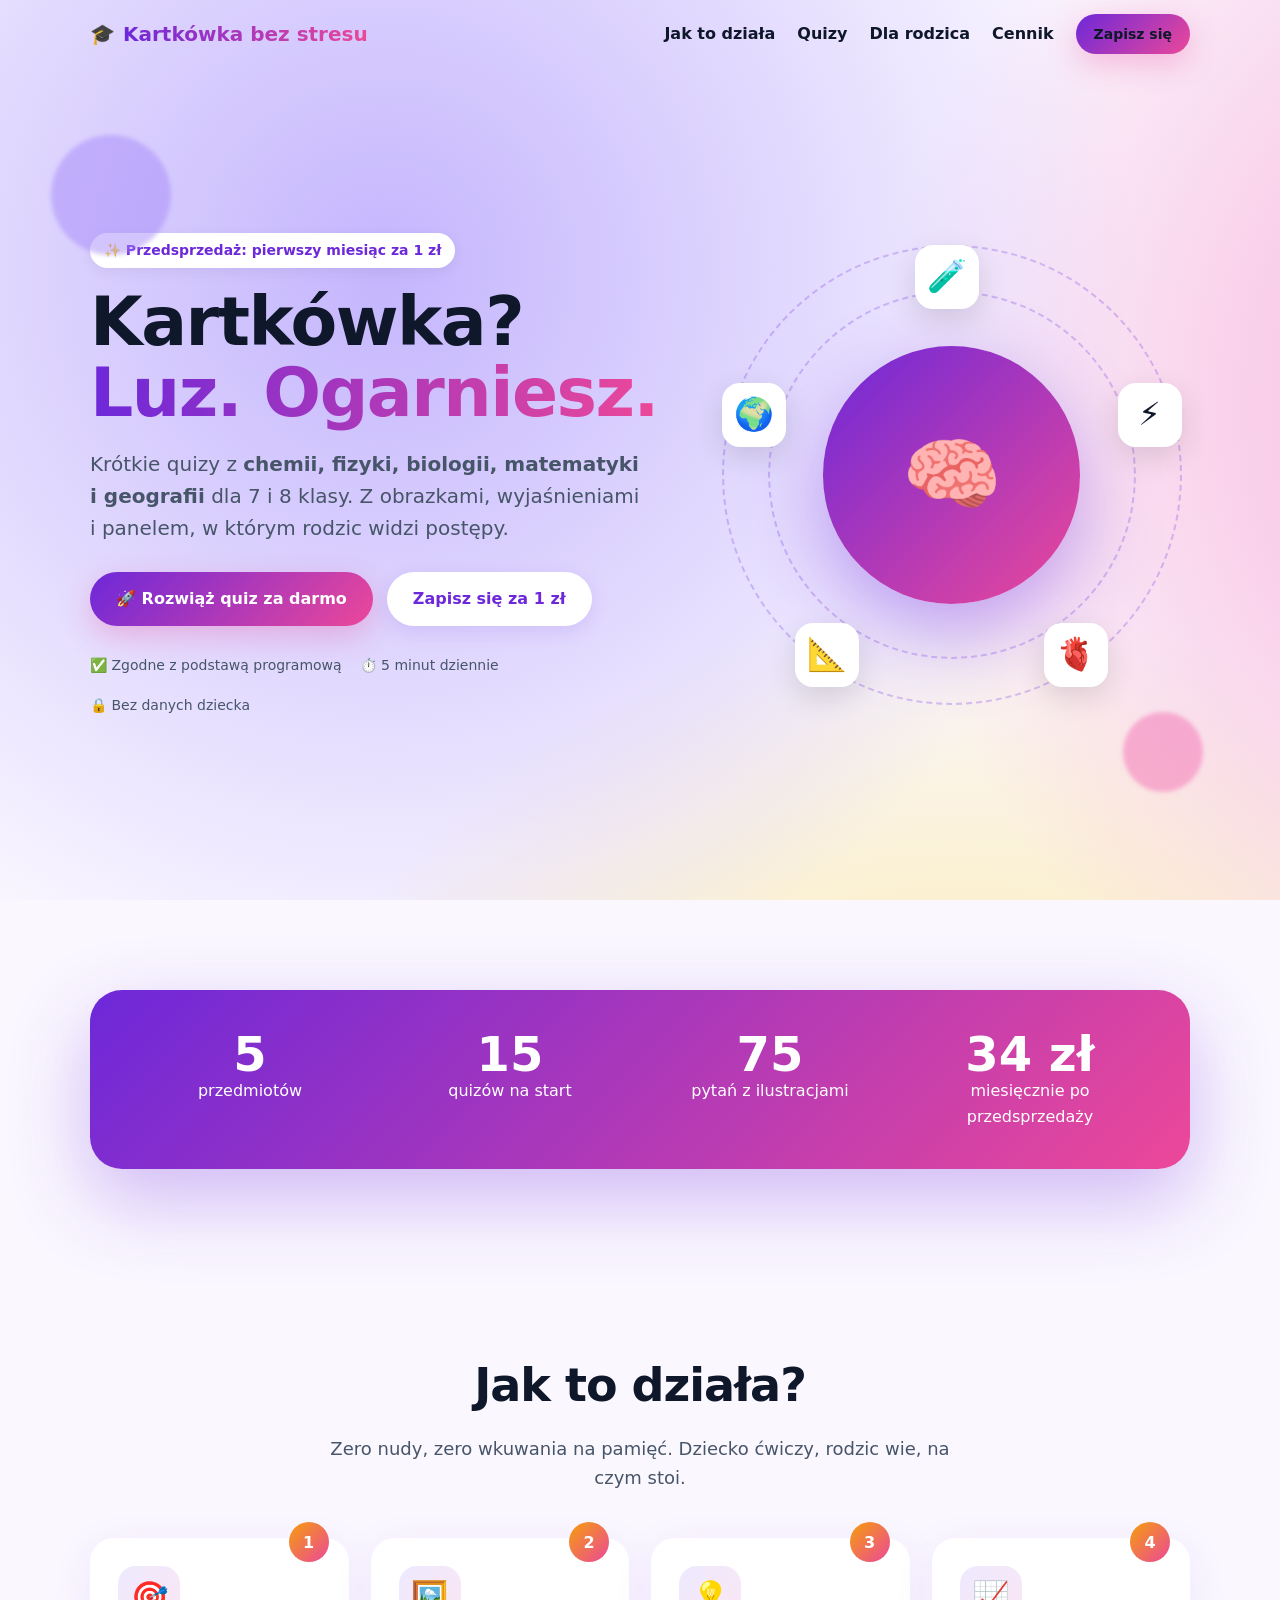
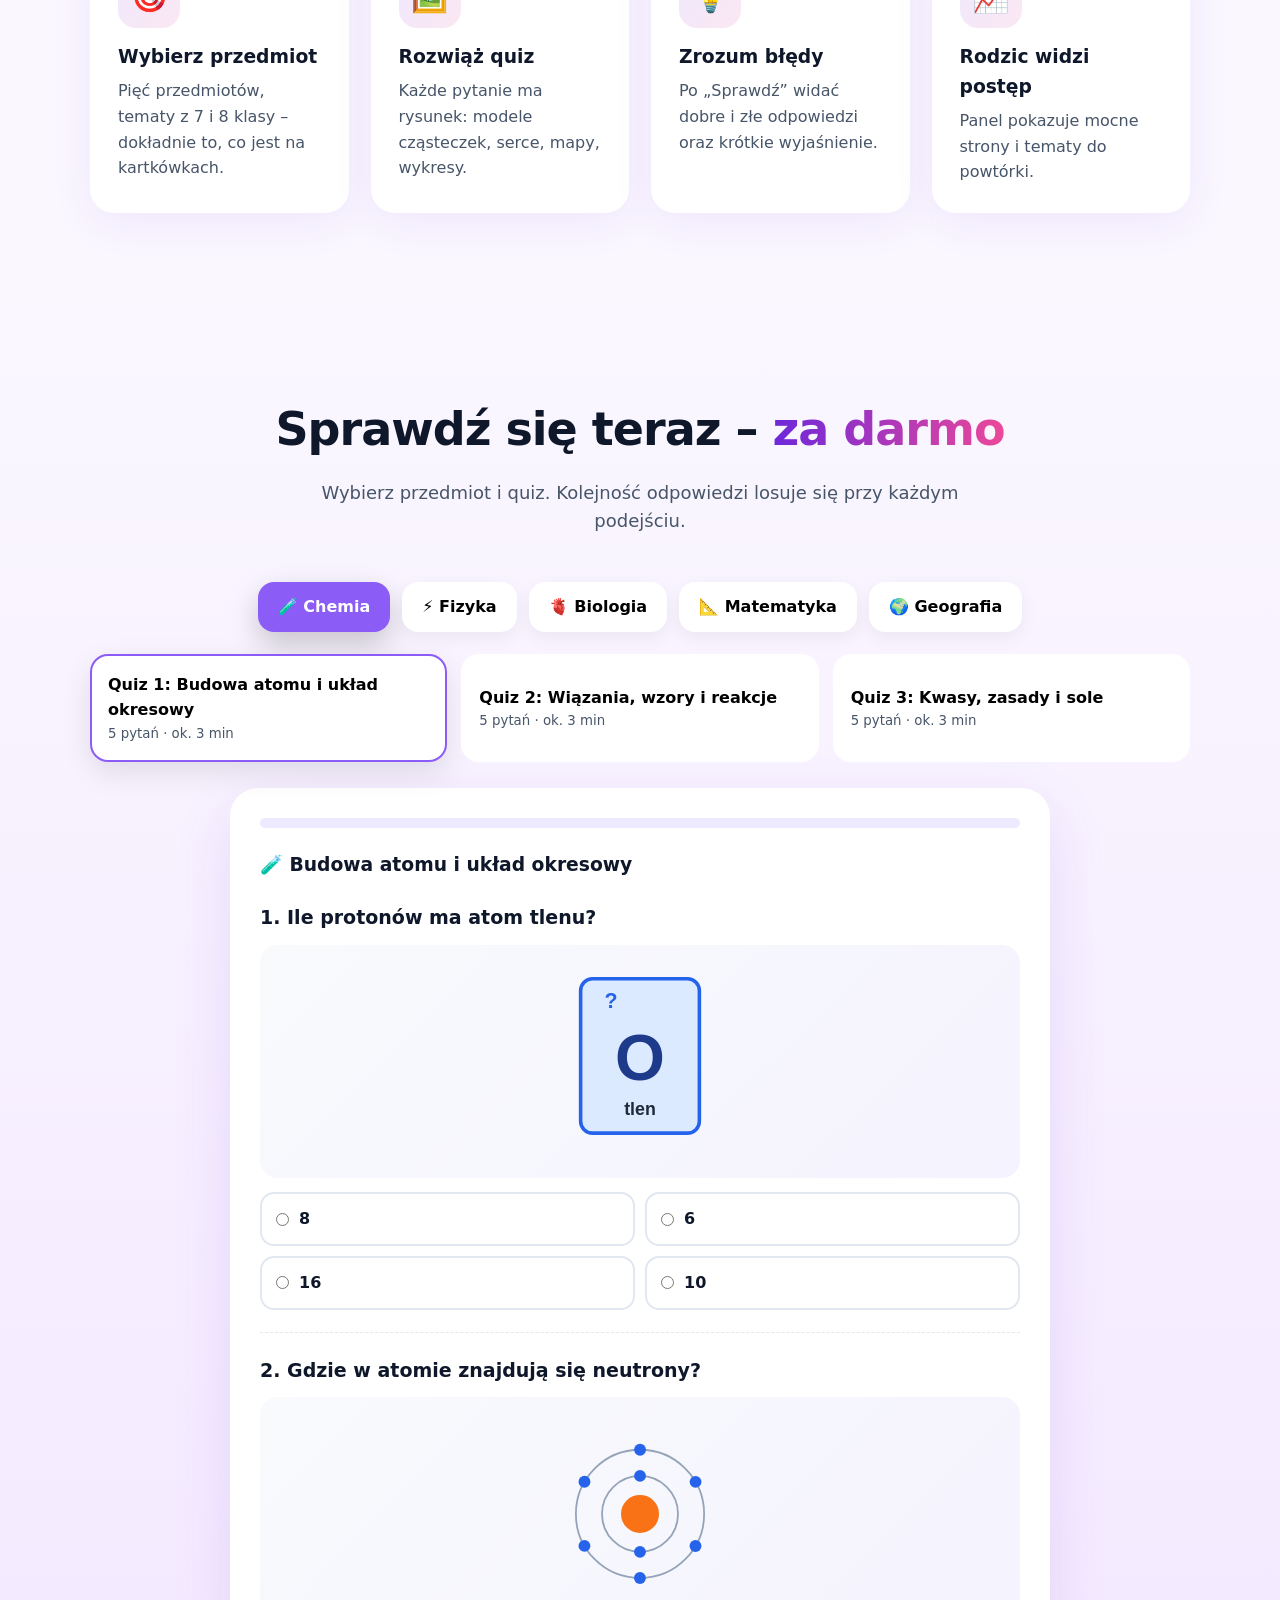
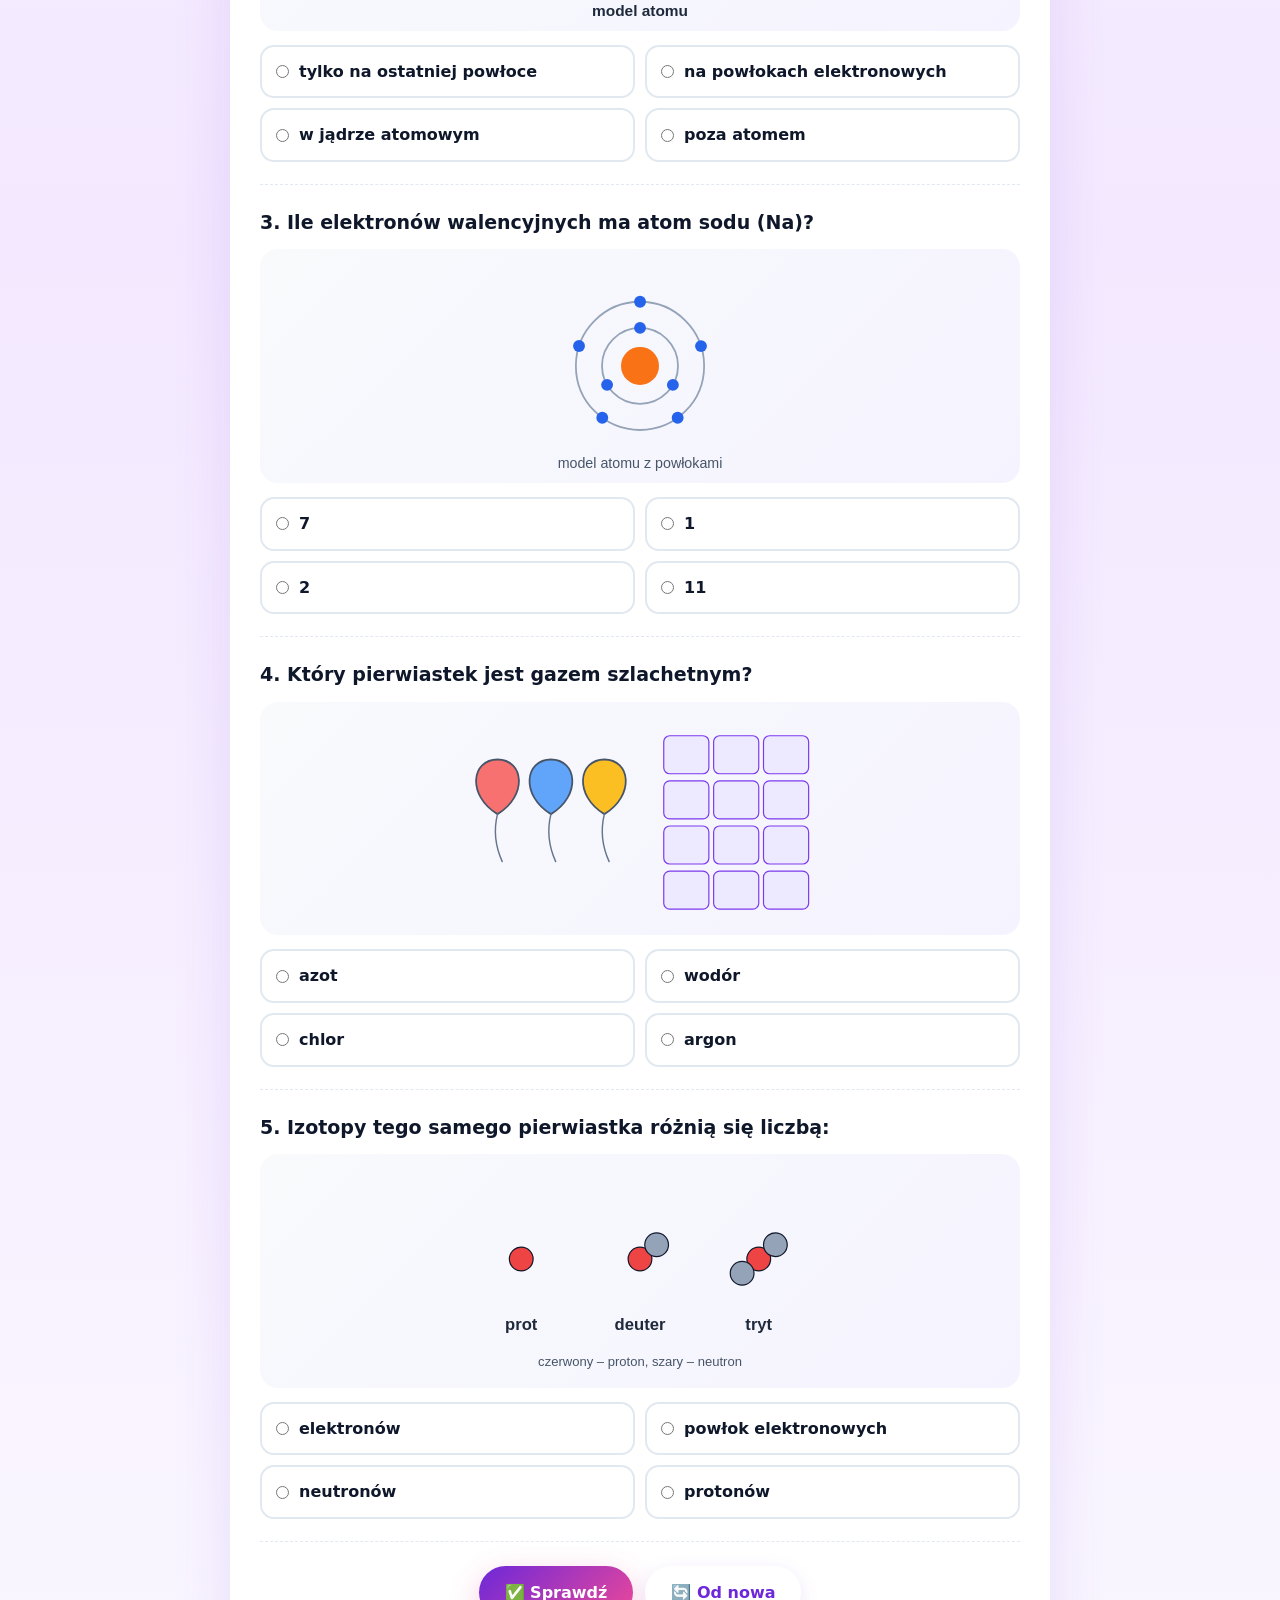
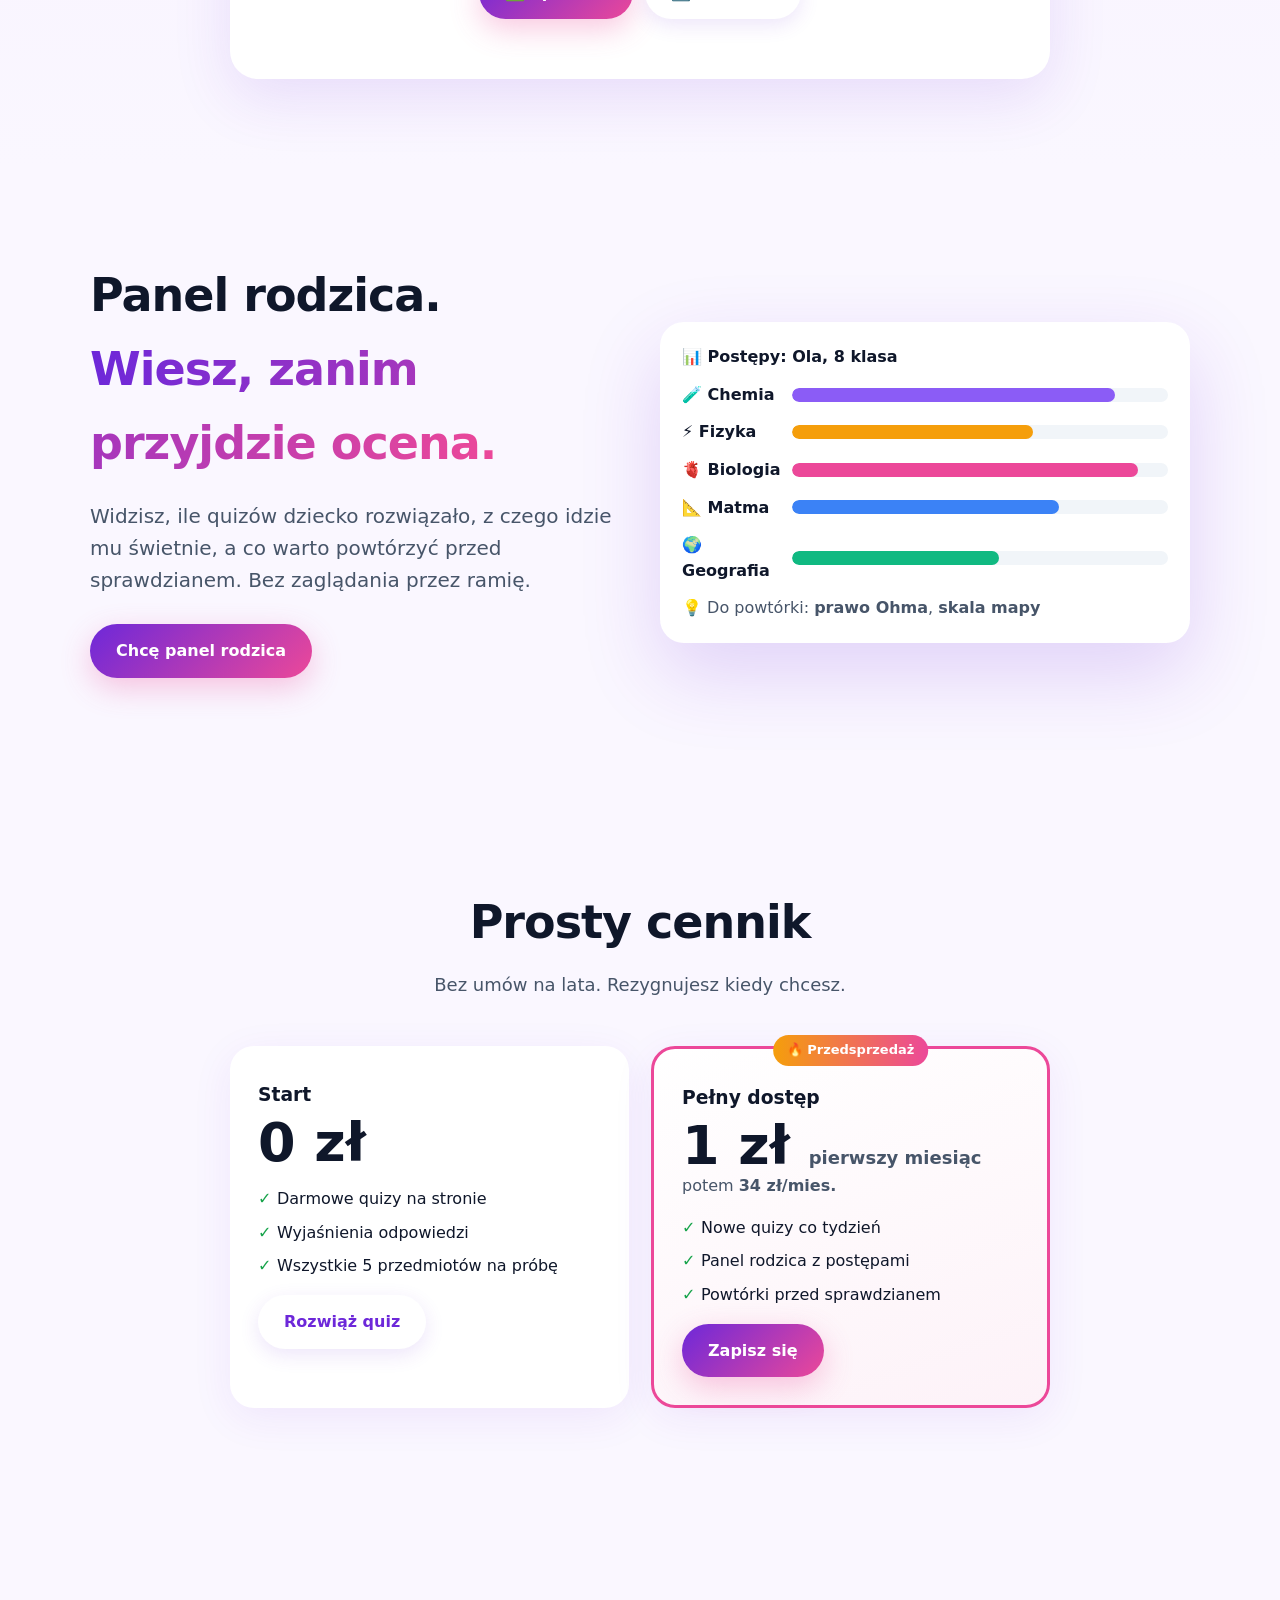
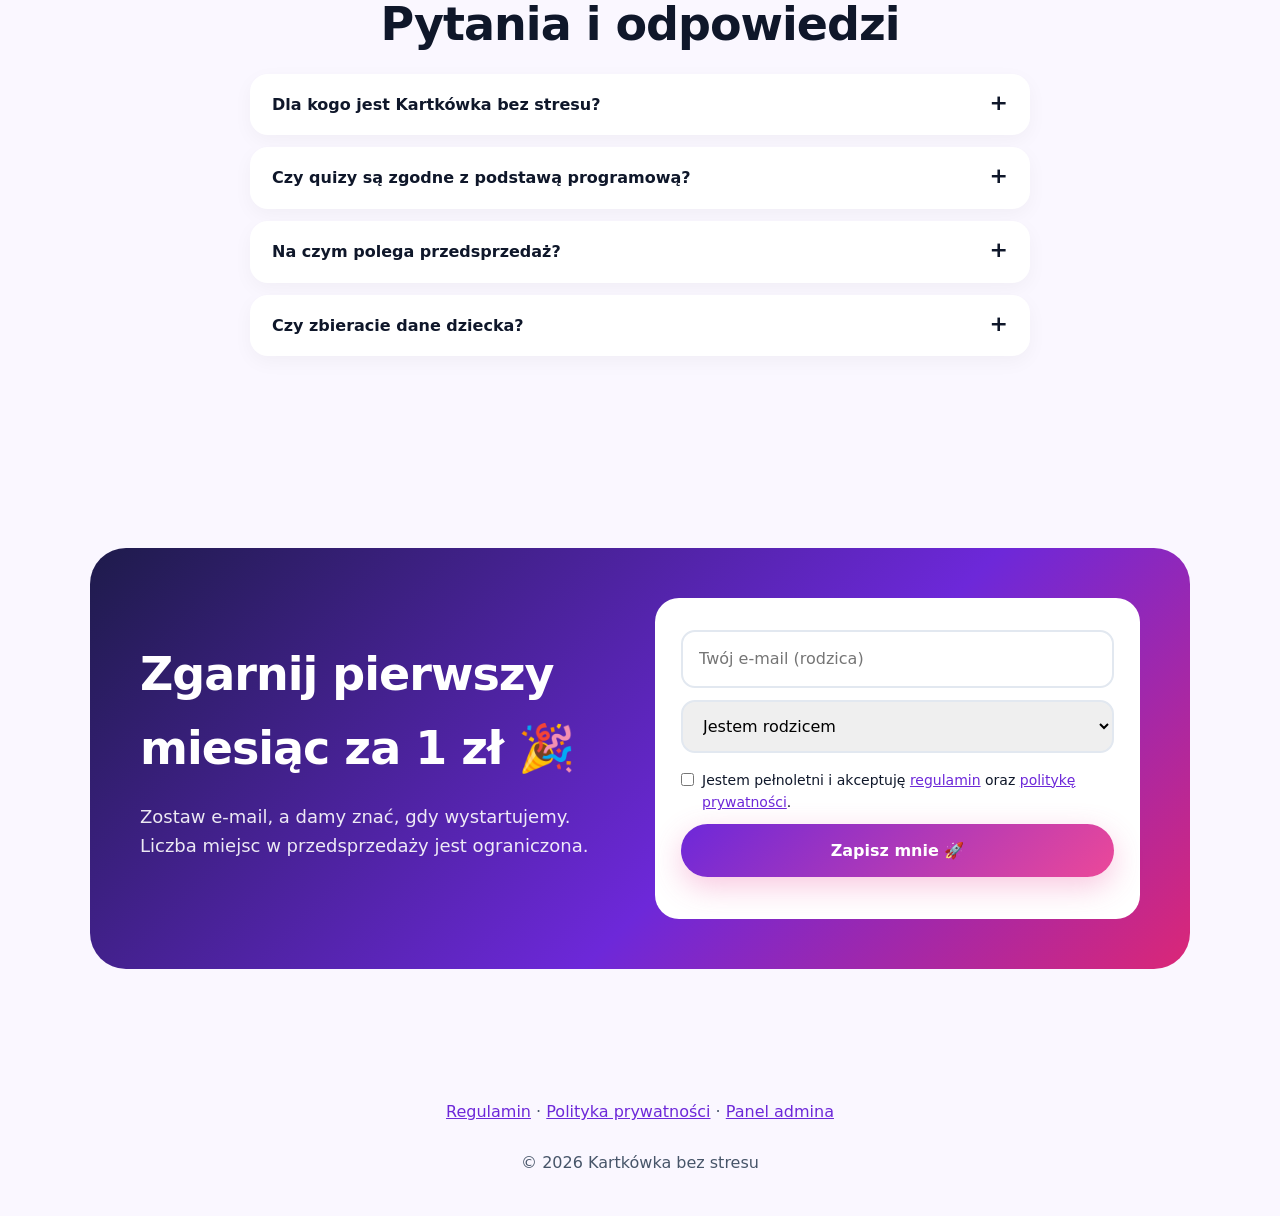
<file: index.html>
<!DOCTYPE html><html lang="pl"><head><meta charset="utf-8"><meta name="viewport" content="width=device-width,initial-scale=1">
<title>Kartkówka bez stresu – quizy z 5 przedmiotów dla 7 i 8 klasy</title>
<meta name="description" content="Darmowe quizy z chemii, fizyki, biologii, matematyki i geografii dla klas 7–8 z ilustracjami i wyjaśnieniami. Panel rodzica. Przedsprzedaż: pierwszy miesiąc za 1 zł.">
<link rel="icon" href="data:image/svg+xml,<svg xmlns='http://www.w3.org/2000/svg' viewBox='0 0 100 100'><text y='.9em' font-size='90'>🎓</text></svg>">
<link rel="stylesheet" href="style.css"></head><body>
<canvas id="confetti"></canvas>
<nav id="nav"><div class="wrap"><a class="logo" href="#">🎓 <span>Kartkówka bez stresu</span></a><div class="links"><a href="#jak">Jak to działa</a><a href="#quizy">Quizy</a><a href="#rodzic">Dla rodzica</a><a href="#cennik">Cennik</a><a class="btn sm" href="#zapis">Zapisz się</a></div></div></nav>

<header class="hero"><div class="blob" style="width:120px;height:120px;background:#a78bfa;top:15%;left:4%"></div><div class="blob" style="width:80px;height:80px;background:#f472b6;bottom:12%;right:6%;animation-delay:-2s"></div>
<div class="wrap"><div class="reveal">
<span class="pill">✨ Przedsprzedaż: pierwszy miesiąc za 1 zł</span>
<h1>Kartkówka?<br><span class="grad">Luz. Ogarniesz.</span></h1>
<p class="lead">Krótkie quizy z <b>chemii, fizyki, biologii, matematyki i geografii</b> dla 7 i 8 klasy. Z obrazkami, wyjaśnieniami i panelem, w którym rodzic widzi postępy.</p>
<div class="cta"><a class="btn" href="#quizy">🚀 Rozwiąż quiz za darmo</a><a class="btn ghost" href="#zapis">Zapisz się za 1 zł</a></div>
<div class="trust"><span>✅ Zgodne z podstawą programową</span><span>⏱️ 5 minut dziennie</span><span>🔒 Bez danych dziecka</span></div>
</div>
<div class="orbit reveal d2"><div class="ring"></div><div class="ring r2"></div><div class="core">🧠</div>
<div class="it" style="top:0;left:42%">🧪</div><div class="it" style="top:30%;right:0">⚡</div><div class="it" style="bottom:4%;right:16%">🫀</div><div class="it" style="bottom:4%;left:16%">📐</div><div class="it" style="top:30%;left:0">🌍</div></div>
</div></header>

<section><div class="wrap"><div class="stats reveal">
<div><b data-count="5">0</b>przedmiotów</div><div><b data-count="15">0</b>quizów na start</div><div><b data-count="75">0</b>pytań z ilustracjami</div><div><b data-count="34" data-suf=" zł">0</b>miesięcznie po przedsprzedaży</div>
</div></div></section>

<section id="jak"><div class="wrap"><h2 class="reveal">Jak to działa?</h2><p class="sub reveal">Zero nudy, zero wkuwania na pamięć. Dziecko ćwiczy, rodzic wie, na czym stoi.</p>
<div class="grid steps">
<div class="card reveal"><div class="ic">🎯</div><h3>Wybierz przedmiot</h3><p>Pięć przedmiotów, tematy z 7 i 8 klasy – dokładnie to, co jest na kartkówkach.</p></div>
<div class="card reveal d1"><div class="ic">🖼️</div><h3>Rozwiąż quiz</h3><p>Każde pytanie ma rysunek: modele cząsteczek, serce, mapy, wykresy.</p></div>
<div class="card reveal d2"><div class="ic">💡</div><h3>Zrozum błędy</h3><p>Po „Sprawdź” widać dobre i złe odpowiedzi oraz krótkie wyjaśnienie.</p></div>
<div class="card reveal d3"><div class="ic">📈</div><h3>Rodzic widzi postęp</h3><p>Panel pokazuje mocne strony i tematy do powtórki.</p></div>
</div></div></section>

<section id="quizy" style="background:linear-gradient(180deg,transparent,#f3e8ff,transparent)"><div class="wrap">
<h2 class="reveal">Sprawdź się teraz – <span class="grad">za darmo</span></h2><p class="sub reveal">Wybierz przedmiot i quiz. Kolejność odpowiedzi losuje się przy każdym podejściu.</p>
<div class="subjects reveal" id="subjects"></div><div class="qlist" id="qlist"></div>
<div class="quizbox reveal" id="quizbox"><div class="prog"><i id="prog"></i></div><h3 id="qtitle" style="margin:0"></h3><div id="quiz"></div>
<div class="qactions"><button class="btn" id="chk">✅ Sprawdź</button><button class="btn ghost" id="again">🔄 Od nowa</button></div><div class="result" id="result"></div></div>
</div></section>

<section id="rodzic"><div class="wrap parent">
<div class="reveal"><h2 style="text-align:left">Panel rodzica.<br><span class="grad">Wiesz, zanim przyjdzie ocena.</span></h2>
<p class="lead">Widzisz, ile quizów dziecko rozwiązało, z czego idzie mu świetnie, a co warto powtórzyć przed sprawdzianem. Bez zaglądania przez ramię.</p>
<div class="cta"><a class="btn" href="#zapis">Chcę panel rodzica</a></div></div>
<div class="mock reveal d2" id="mock"><b>📊 Postępy: Ola, 8 klasa</b>
<div class="bar"><span>🧪 Chemia</span><div><i style="--w:86%;background:#8b5cf6"></i></div></div>
<div class="bar"><span>⚡ Fizyka</span><div><i style="--w:64%;background:#f59e0b"></i></div></div>
<div class="bar"><span>🫀 Biologia</span><div><i style="--w:92%;background:#ec4899"></i></div></div>
<div class="bar"><span>📐 Matma</span><div><i style="--w:71%;background:#3b82f6"></i></div></div>
<div class="bar"><span>🌍 Geografia</span><div><i style="--w:55%;background:#10b981"></i></div></div>
<p style="color:var(--mut);margin:12px 0 0">💡 Do powtórki: <b>prawo Ohma</b>, <b>skala mapy</b></p></div>
</div></section>

<section id="cennik"><div class="wrap"><h2 class="reveal">Prosty cennik</h2><p class="sub reveal">Bez umów na lata. Rezygnujesz kiedy chcesz.</p>
<div class="grid" style="max-width:820px;margin:auto">
<div class="card plan reveal"><h3>Start</h3><div class="price">0 zł</div><ul><li>Darmowe quizy na stronie</li><li>Wyjaśnienia odpowiedzi</li><li>Wszystkie 5 przedmiotów na próbę</li></ul><a class="btn ghost" href="#quizy">Rozwiąż quiz</a></div>
<div class="card plan hot reveal d1"><span class="badge">🔥 Przedsprzedaż</span><h3>Pełny dostęp</h3><div class="price">1 zł <small>pierwszy miesiąc</small></div><p>potem <b>34 zł/mies.</b></p><ul><li>Nowe quizy co tydzień</li><li>Panel rodzica z postępami</li><li>Powtórki przed sprawdzianem</li></ul><a class="btn" href="#zapis">Zapisz się</a></div>
</div></div></section>

<section class="faq"><div class="wrap"><h2 class="reveal">Pytania i odpowiedzi</h2>
<details class="reveal"><summary>Dla kogo jest Kartkówka bez stresu?</summary><p>Dla uczniów 7 i 8 klasy szkoły podstawowej oraz ich rodziców. Konto zakłada i opłaca rodzic.</p></details>
<details class="reveal"><summary>Czy quizy są zgodne z podstawą programową?</summary><p>Tak, pytania obejmują tematy z podstawy programowej dla klas 7–8 z chemii, fizyki, biologii, matematyki i geografii.</p></details>
<details class="reveal"><summary>Na czym polega przedsprzedaż?</summary><p>Zapisujesz się teraz, a gdy ruszymy, dostaniesz link do płatności: pierwszy miesiąc za 1 zł, potem 34 zł miesięcznie. Zapis do niczego nie zobowiązuje.</p></details>
<details class="reveal"><summary>Czy zbieracie dane dziecka?</summary><p>Nie. Prosimy tylko o e-mail osoby dorosłej. Szczegóły w <a href="polityka-prywatnosci.html">polityce prywatności</a>.</p></details>
</div></section>

<section id="zapis"><div class="wrap"><div class="signup reveal">
<div><h2>Zgarnij pierwszy miesiąc za 1 zł 🎉</h2><p style="opacity:.9;font-size:18px">Zostaw e-mail, a damy znać, gdy wystartujemy. Liczba miejsc w przedsprzedaży jest ograniczona.</p></div>
<form id="form"><input type="email" id="email" required placeholder="Twój e-mail (rodzica)" maxlength="200">
<select id="kto"><option value="rodzic">Jestem rodzicem</option><option value="nauczyciel">Jestem nauczycielem</option></select>
<label style="display:flex;gap:8px;align-items:flex-start;font-size:14px;margin:10px 0"><input type="checkbox" required style="width:auto;margin-top:4px"> <span>Jestem pełnoletni i akceptuję <a href="regulamin.html">regulamin</a> oraz <a href="polityka-prywatnosci.html">politykę prywatności</a>.</span></label>
<button class="btn" style="width:100%" id="sbtn">Zapisz mnie 🚀</button><p class="msg" id="msg"></p></form>
</div></div></section>

<footer><a href="regulamin.html">Regulamin</a> · <a href="polityka-prywatnosci.html">Polityka prywatności</a> · <a href="admin.html">Panel admina</a><br><br>© 2026 Kartkówka bez stresu</footer>
<script src="config.js"></script><script src="ilustracje.js"></script><script src="app.js"></script></body></html>
</file>
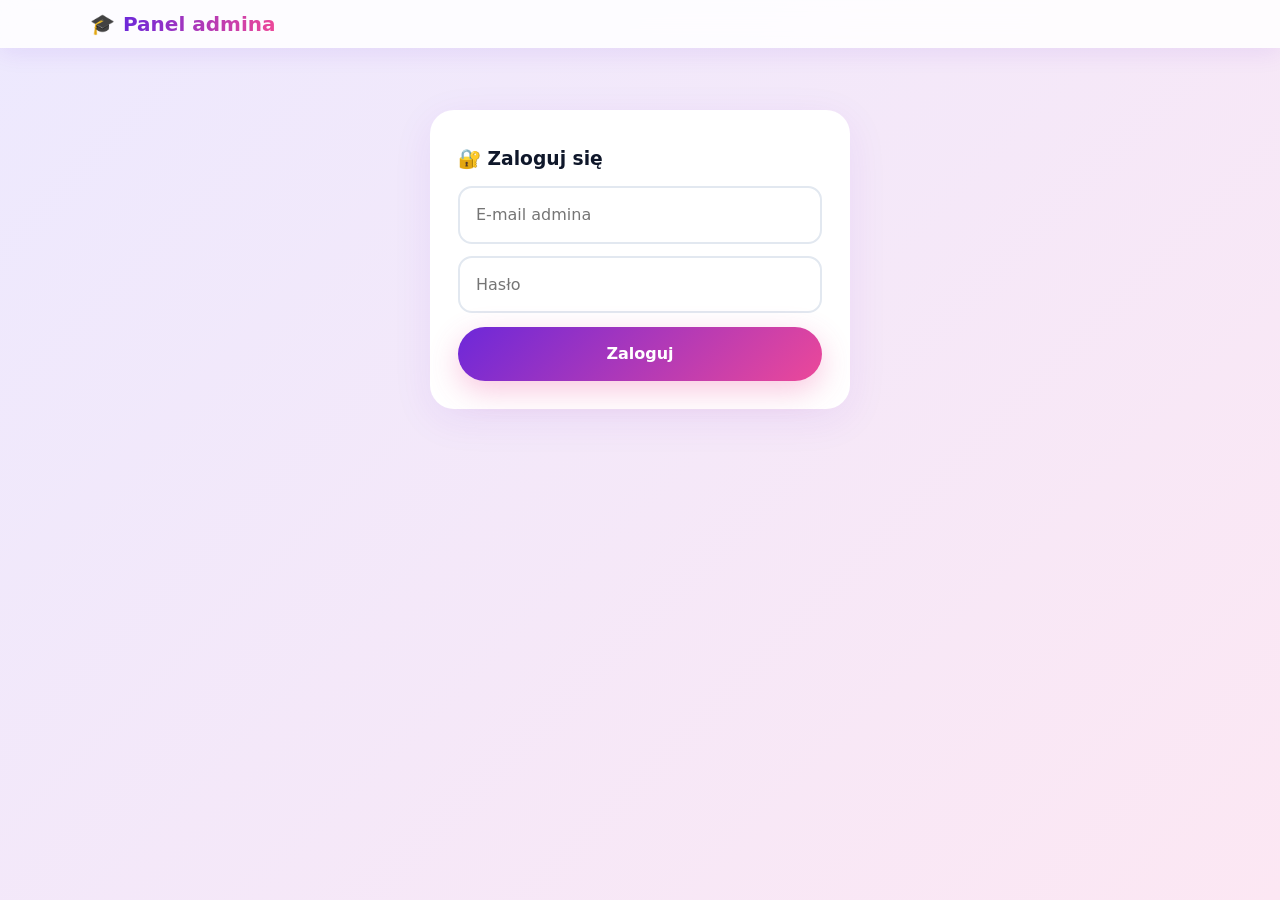
<file: admin.html>
<!DOCTYPE html><html lang="pl"><head><meta charset="utf-8"><meta name="viewport" content="width=device-width,initial-scale=1"><title>Panel admina – Kartkówka bez stresu</title><meta name="robots" content="noindex"><link rel="stylesheet" href="style.css"></head><body style="background:linear-gradient(135deg,#ede9fe,#fce7f3);min-height:100vh">
<nav class="sc"><div class="wrap"><a class="logo" href="index.html">🎓 <span>Panel admina</span></a><div class="links"><button class="btn sm" id="out" style="display:none">Wyloguj</button></div></div></nav>
<div class="wrap" style="padding:110px 20px 40px">
<div class="card" id="login" style="max-width:420px;margin:auto"><h3>🔐 Zaloguj się</h3><form id="lf"><input type="email" id="em" placeholder="E-mail admina" required autocomplete="username"><input type="password" id="pw" placeholder="Hasło" required autocomplete="current-password"><button class="btn" style="width:100%;margin-top:8px">Zaloguj</button></form><p id="err" style="color:#dc2626;font-weight:700"></p></div>
<div id="panel" style="display:none"><div class="grid"><div class="card"><div class="ic">📬</div><h3>Wszystkie zapisy</h3><div class="price" id="n">0</div></div><div class="card"><div class="ic">👨‍👩‍👧</div><h3>Rodzice</h3><div class="price" id="nr">0</div></div><div class="card"><div class="ic">🧑‍🏫</div><h3>Nauczyciele</h3><div class="price" id="nn">0</div></div><div class="card"><div class="ic">📅</div><h3>Ostatnie 24 h</h3><div class="price" id="nd">0</div></div></div><br>
<div class="card"><div style="display:flex;justify-content:space-between;align-items:center;flex-wrap:wrap;gap:10px"><h3>Lista zapisów</h3><span><button class="btn sm ghost" id="ref">🔄 Odśwież</button> <button class="btn sm" id="csv">⬇️ CSV</button></span></div><div style="overflow:auto"><table><thead><tr><th>Data</th><th>E-mail</th><th>Kto</th></tr></thead><tbody id="rows"></tbody></table></div></div></div></div>
<script src="config.js"></script><script>
const $=i=>document.getElementById(i),esc=s=>String(s??'').replace(/[&<>"]/g,c=>({'&':'&amp;','<':'&lt;','>':'&gt;','"':'&quot;'}[c]));let D=[];
async function load(){const t=sessionStorage.getItem('tok');if(!t)return;
 const r=await fetch(CFG.SUPABASE_URL+'/rest/v1/zapisy?select=*&order=created_at.desc',{headers:{apikey:CFG.SUPABASE_KEY,Authorization:'Bearer '+t}});
 if(r.status===401){sessionStorage.removeItem('tok');$('err').textContent='Sesja wygasła, zaloguj się ponownie.';return}
 if(!r.ok){$('err').textContent='Błąd bazy danych ('+r.status+').';return}
 D=await r.json();$('login').style.display='none';$('panel').style.display='block';$('out').style.display='';
 $('n').textContent=D.length;$('nr').textContent=D.filter(x=>x.kto==='rodzic').length;$('nn').textContent=D.filter(x=>x.kto==='nauczyciel').length;$('nd').textContent=D.filter(x=>Date.now()-new Date(x.created_at)<864e5).length;
 $('rows').innerHTML=D.map(x=>`<tr><td>${new Date(x.created_at).toLocaleString('pl-PL')}</td><td>${esc(x.email)}</td><td>${esc(x.kto)}</td></tr>`).join('')||'<tr><td colspan="3">Brak zapisów.</td></tr>'}
$('lf').onsubmit=async e=>{e.preventDefault();$('err').textContent='';
 const r=await fetch(CFG.SUPABASE_URL+'/auth/v1/token?grant_type=password',{method:'POST',headers:{apikey:CFG.SUPABASE_KEY,'Content-Type':'application/json'},body:JSON.stringify({email:$('em').value,password:$('pw').value})});
 const j=await r.json().catch(()=>({}));if(!j.access_token){$('err').textContent='Błędny e-mail lub hasło.';return}sessionStorage.setItem('tok',j.access_token);load()};
$('out').onclick=()=>{sessionStorage.removeItem('tok');location.reload()};$('ref').onclick=load;
$('csv').onclick=()=>{const c='data;email;kto\n'+D.map(x=>[x.created_at,x.email,x.kto].join(';')).join('\n');const a=document.createElement('a');a.href=URL.createObjectURL(new Blob(['\ufeff'+c],{type:'text/csv'}));a.download='zapisy.csv';a.click()};
load();
</script></body></html>
</file>
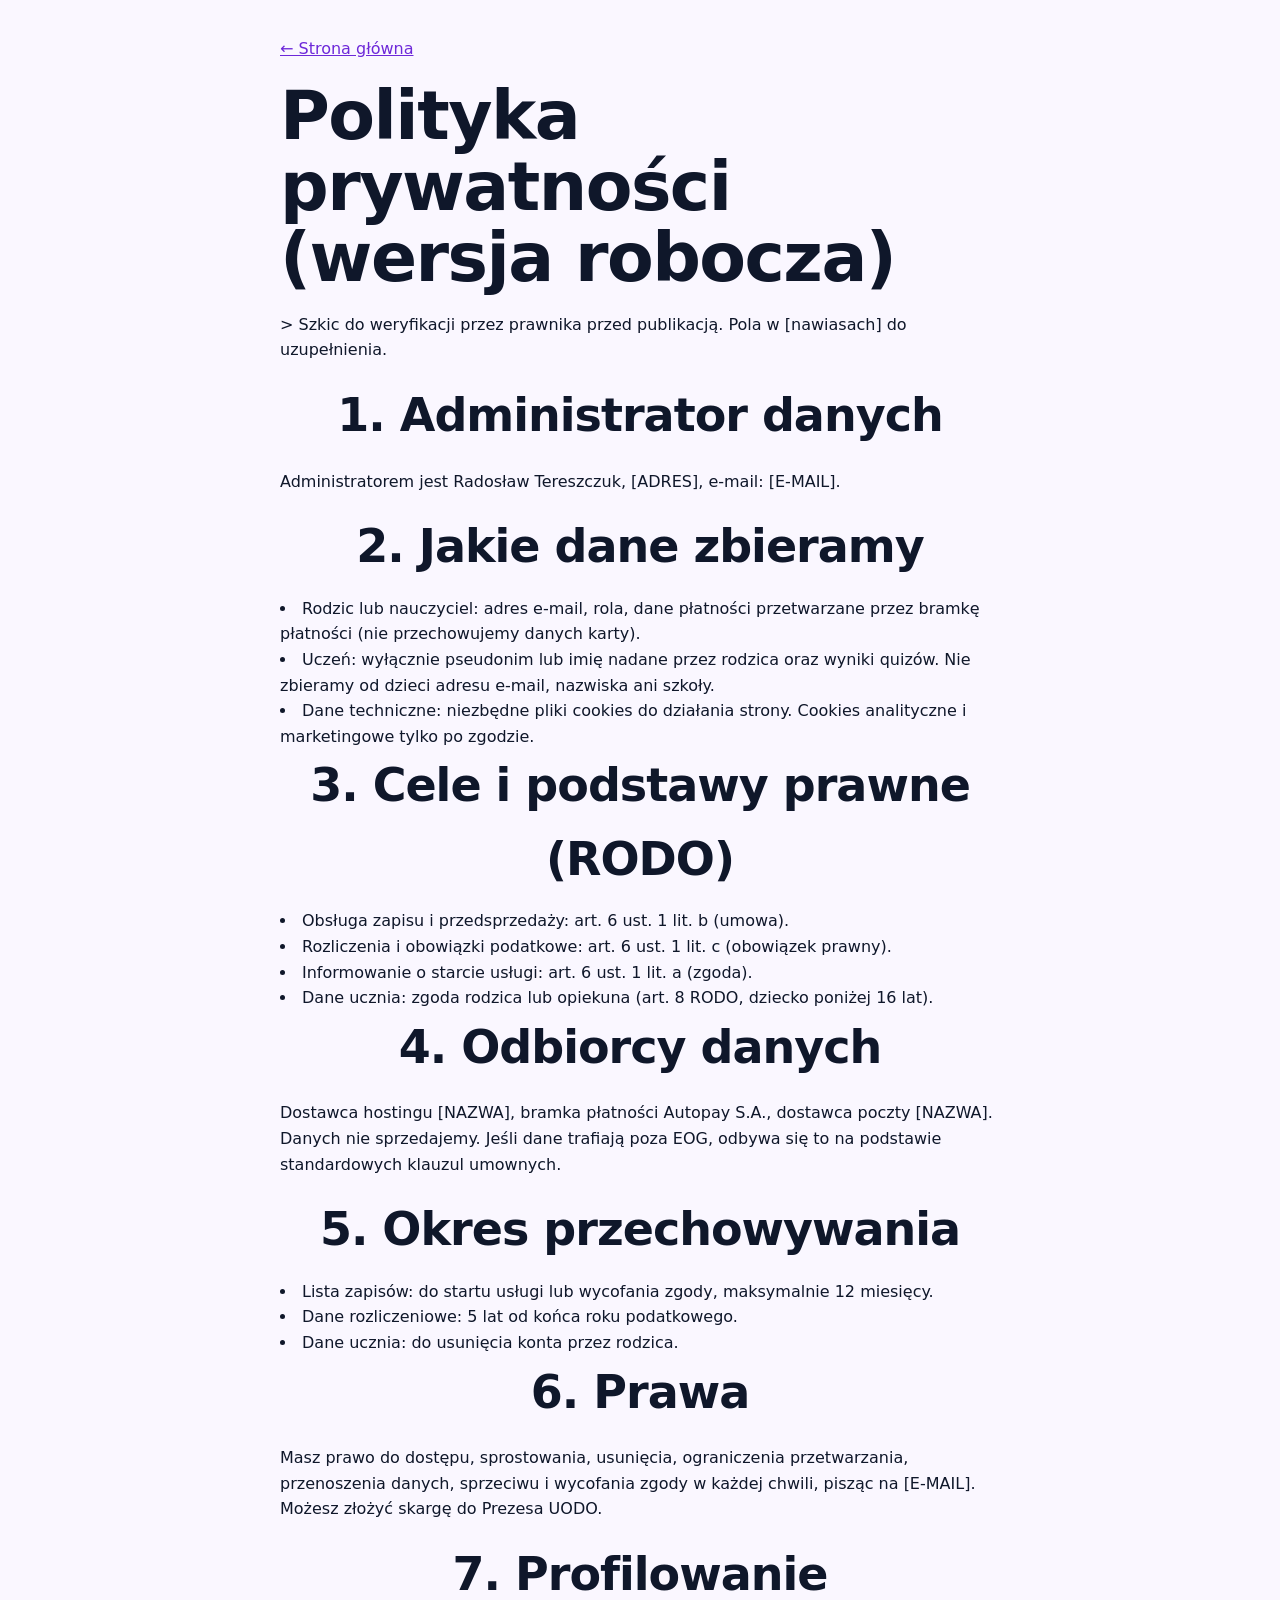
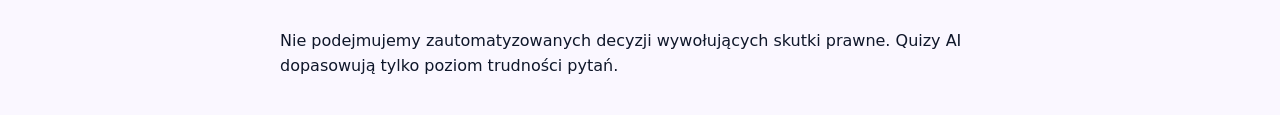
<file: polityka-prywatnosci.html>
<!DOCTYPE html><html lang=pl><head><meta charset=utf-8><meta name=viewport content="width=device-width,initial-scale=1"><link rel="stylesheet" href="style.css"><style>body{max-width:760px;margin:auto;padding:20px;line-height:1.6}</style></head><body><p><a href=index.html>&larr; Strona główna</a></p><h1>Polityka prywatności (wersja robocza)</h1>
<p>&gt; Szkic do weryfikacji przez prawnika przed publikacją. Pola w [nawiasach] do uzupełnienia.</p>
<h2>1. Administrator danych</h2>
<p>Administratorem jest Radosław Tereszczuk, [ADRES], e-mail: [E-MAIL].</p>
<h2>2. Jakie dane zbieramy</h2>
<li>Rodzic lub nauczyciel: adres e-mail, rola, dane płatności przetwarzane przez bramkę płatności (nie przechowujemy danych karty).</li>
<li>Uczeń: wyłącznie pseudonim lub imię nadane przez rodzica oraz wyniki quizów. Nie zbieramy od dzieci adresu e-mail, nazwiska ani szkoły.</li>
<li>Dane techniczne: niezbędne pliki cookies do działania strony. Cookies analityczne i marketingowe tylko po zgodzie.</li>
<h2>3. Cele i podstawy prawne (RODO)</h2>
<li>Obsługa zapisu i przedsprzedaży: art. 6 ust. 1 lit. b (umowa).</li>
<li>Rozliczenia i obowiązki podatkowe: art. 6 ust. 1 lit. c (obowiązek prawny).</li>
<li>Informowanie o starcie usługi: art. 6 ust. 1 lit. a (zgoda).</li>
<li>Dane ucznia: zgoda rodzica lub opiekuna (art. 8 RODO, dziecko poniżej 16 lat).</li>
<h2>4. Odbiorcy danych</h2>
<p>Dostawca hostingu [NAZWA], bramka płatności Autopay S.A., dostawca poczty [NAZWA]. Danych nie sprzedajemy. Jeśli dane trafiają poza EOG, odbywa się to na podstawie standardowych klauzul umownych.</p>
<h2>5. Okres przechowywania</h2>
<li>Lista zapisów: do startu usługi lub wycofania zgody, maksymalnie 12 miesięcy.</li>
<li>Dane rozliczeniowe: 5 lat od końca roku podatkowego.</li>
<li>Dane ucznia: do usunięcia konta przez rodzica.</li>
<h2>6. Prawa</h2>
<p>Masz prawo do dostępu, sprostowania, usunięcia, ograniczenia przetwarzania, przenoszenia danych, sprzeciwu i wycofania zgody w każdej chwili, pisząc na [E-MAIL]. Możesz złożyć skargę do Prezesa UODO.</p>
<h2>7. Profilowanie</h2>
<p>Nie podejmujemy zautomatyzowanych decyzji wywołujących skutki prawne. Quizy AI dopasowują tylko poziom trudności pytań.</p></body></html>
</file>
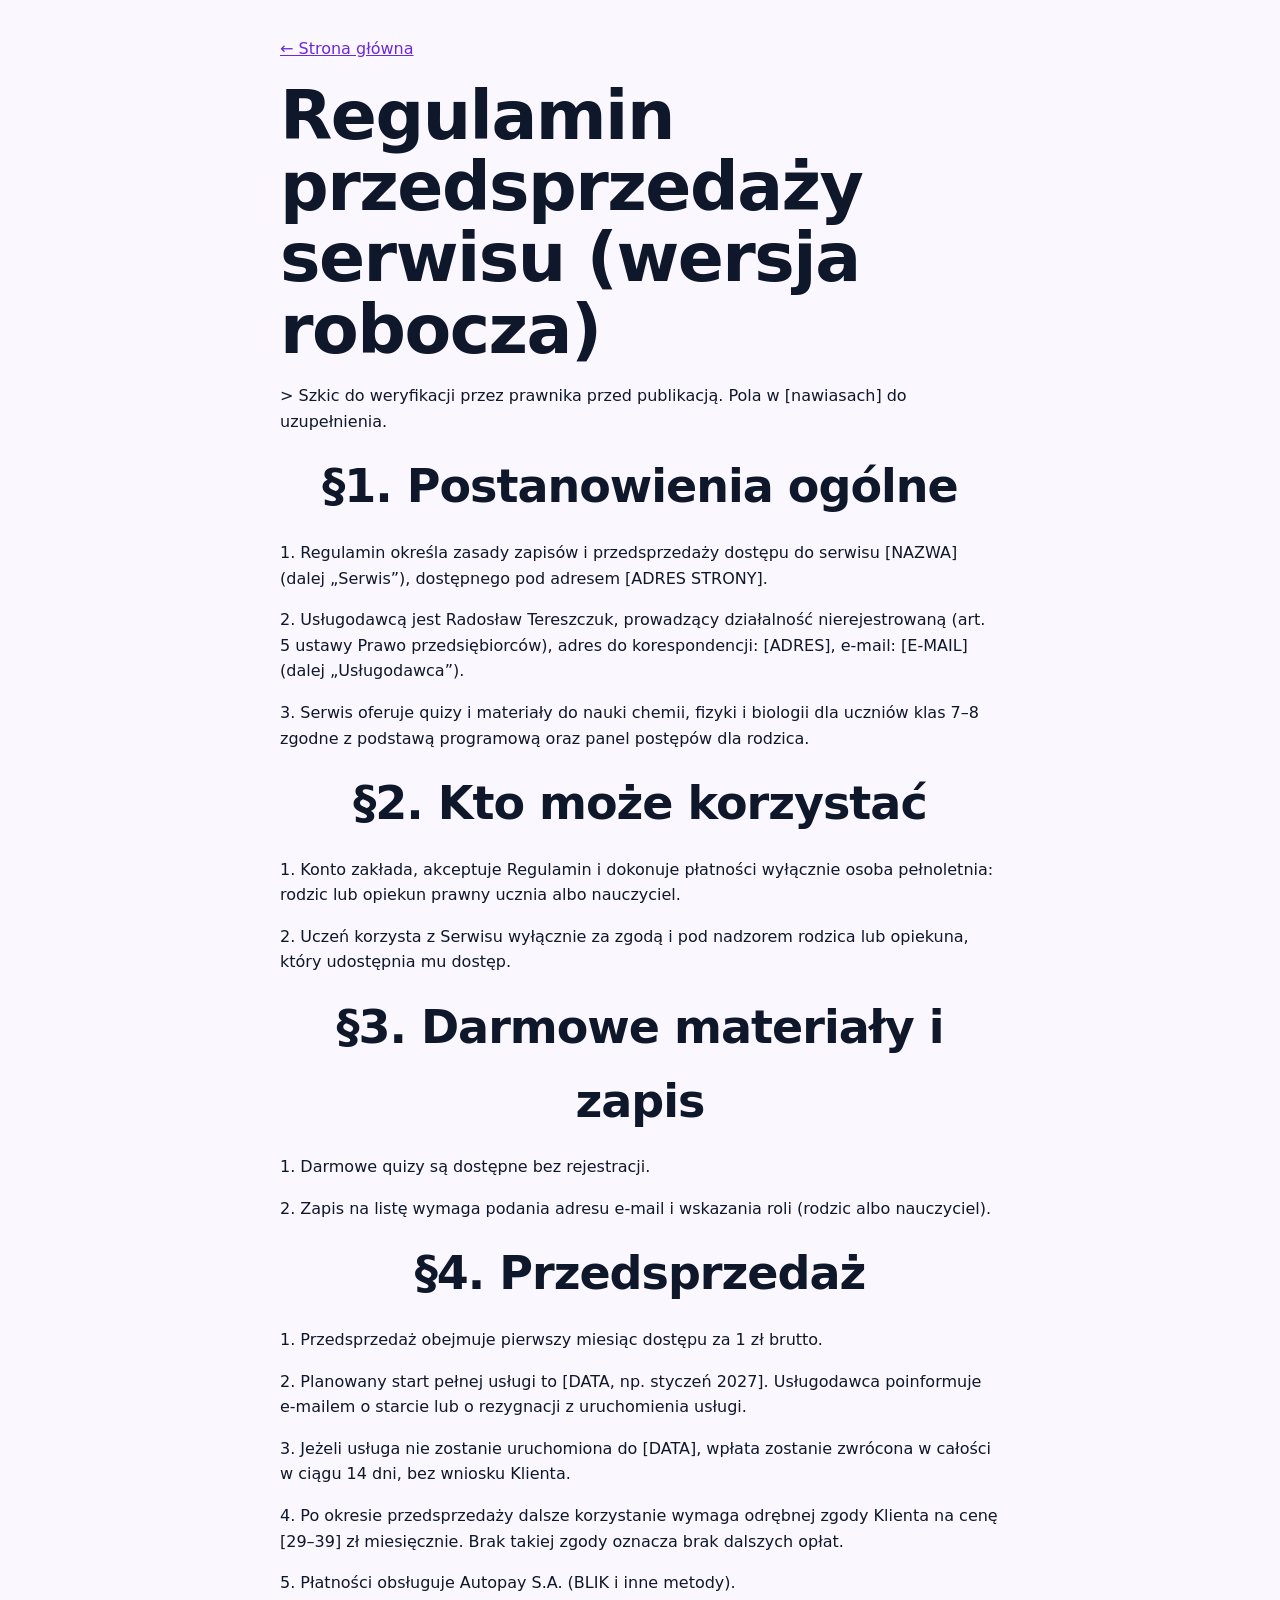
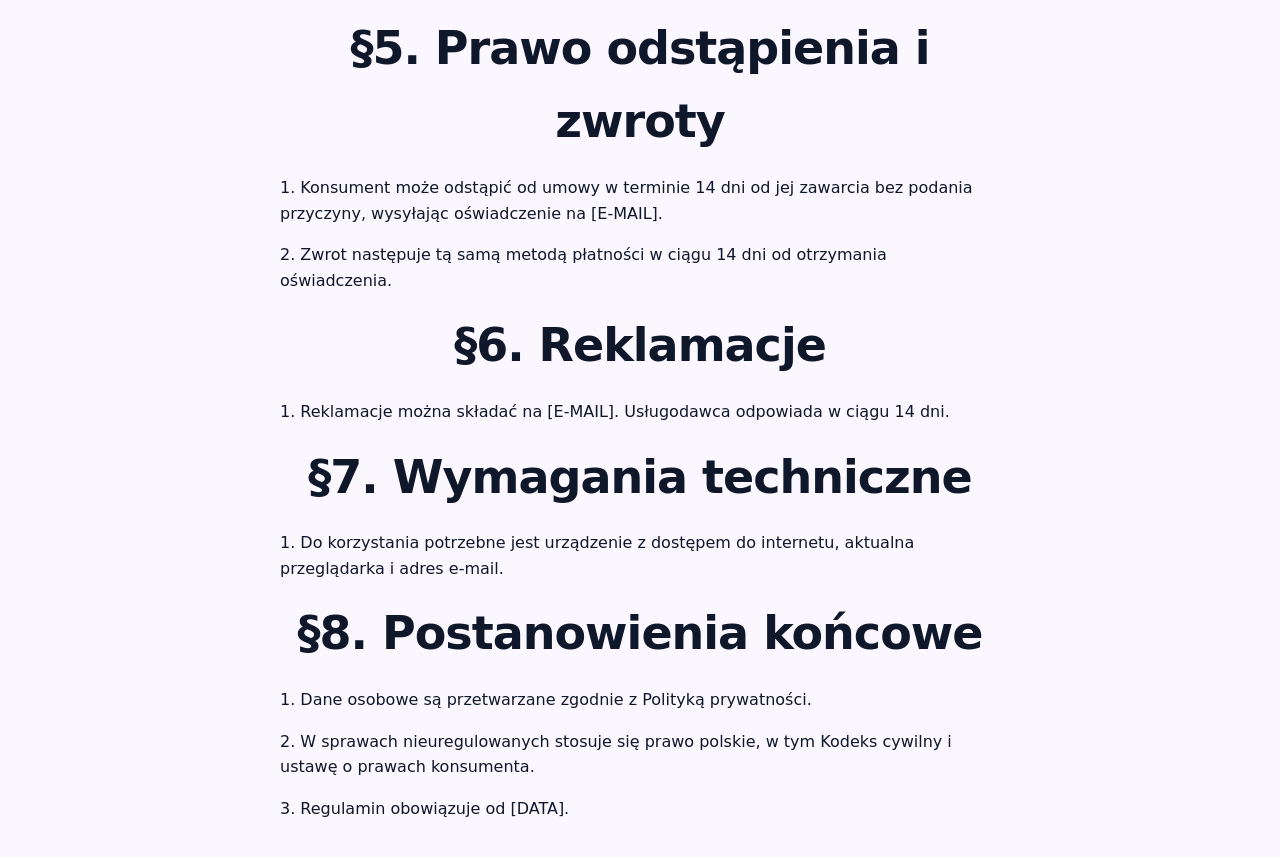
<file: regulamin.html>
<!DOCTYPE html><html lang=pl><head><meta charset=utf-8><meta name=viewport content="width=device-width,initial-scale=1"><link rel="stylesheet" href="style.css"><style>body{max-width:760px;margin:auto;padding:20px;line-height:1.6}</style></head><body><p><a href=index.html>&larr; Strona główna</a></p><h1>Regulamin przedsprzedaży serwisu (wersja robocza)</h1>
<p>&gt; Szkic do weryfikacji przez prawnika przed publikacją. Pola w [nawiasach] do uzupełnienia.</p>
<h2>§1. Postanowienia ogólne</h2>
<p>1. Regulamin określa zasady zapisów i przedsprzedaży dostępu do serwisu [NAZWA] (dalej „Serwis”), dostępnego pod adresem [ADRES STRONY].</p>
<p>2. Usługodawcą jest Radosław Tereszczuk, prowadzący działalność nierejestrowaną (art. 5 ustawy Prawo przedsiębiorców), adres do korespondencji: [ADRES], e-mail: [E-MAIL] (dalej „Usługodawca”).</p>
<p>3. Serwis oferuje quizy i materiały do nauki chemii, fizyki i biologii dla uczniów klas 7–8 zgodne z podstawą programową oraz panel postępów dla rodzica.</p>
<h2>§2. Kto może korzystać</h2>
<p>1. Konto zakłada, akceptuje Regulamin i dokonuje płatności wyłącznie osoba pełnoletnia: rodzic lub opiekun prawny ucznia albo nauczyciel.</p>
<p>2. Uczeń korzysta z Serwisu wyłącznie za zgodą i pod nadzorem rodzica lub opiekuna, który udostępnia mu dostęp.</p>
<h2>§3. Darmowe materiały i zapis</h2>
<p>1. Darmowe quizy są dostępne bez rejestracji.</p>
<p>2. Zapis na listę wymaga podania adresu e-mail i wskazania roli (rodzic albo nauczyciel).</p>
<h2>§4. Przedsprzedaż</h2>
<p>1. Przedsprzedaż obejmuje pierwszy miesiąc dostępu za 1 zł brutto.</p>
<p>2. Planowany start pełnej usługi to [DATA, np. styczeń 2027]. Usługodawca poinformuje e-mailem o starcie lub o rezygnacji z uruchomienia usługi.</p>
<p>3. Jeżeli usługa nie zostanie uruchomiona do [DATA], wpłata zostanie zwrócona w całości w ciągu 14 dni, bez wniosku Klienta.</p>
<p>4. Po okresie przedsprzedaży dalsze korzystanie wymaga odrębnej zgody Klienta na cenę [29–39] zł miesięcznie. Brak takiej zgody oznacza brak dalszych opłat.</p>
<p>5. Płatności obsługuje Autopay S.A. (BLIK i inne metody).</p>
<h2>§5. Prawo odstąpienia i zwroty</h2>
<p>1. Konsument może odstąpić od umowy w terminie 14 dni od jej zawarcia bez podania przyczyny, wysyłając oświadczenie na [E-MAIL].</p>
<p>2. Zwrot następuje tą samą metodą płatności w ciągu 14 dni od otrzymania oświadczenia.</p>
<h2>§6. Reklamacje</h2>
<p>1. Reklamacje można składać na [E-MAIL]. Usługodawca odpowiada w ciągu 14 dni.</p>
<h2>§7. Wymagania techniczne</h2>
<p>1. Do korzystania potrzebne jest urządzenie z dostępem do internetu, aktualna przeglądarka i adres e-mail.</p>
<h2>§8. Postanowienia końcowe</h2>
<p>1. Dane osobowe są przetwarzane zgodnie z Polityką prywatności.</p>
<p>2. W sprawach nieuregulowanych stosuje się prawo polskie, w tym Kodeks cywilny i ustawę o prawach konsumenta.</p>
<p>3. Regulamin obowiązuje od [DATA].</p></body></html>
</file>
<file: style.css>
:root{--a:#6d28d9;--b:#ec4899;--c:#f59e0b;--ink:#0f172a;--mut:#475569;--bg:#faf7ff;--ok:#16a34a;--bad:#dc2626}
*{box-sizing:border-box}html{scroll-behavior:smooth}
body{margin:0;font-family:Inter,system-ui,-apple-system,"Segoe UI",Roboto,Arial,sans-serif;color:var(--ink);background:var(--bg);line-height:1.6;overflow-x:hidden}
a{color:var(--a)}.wrap{max-width:1140px;margin:auto;padding:0 20px}
nav{position:fixed;inset:0 0 auto;z-index:50;transition:.3s;padding:14px 0}
nav.sc{background:#ffffffd9;backdrop-filter:blur(12px);box-shadow:0 4px 24px #6d28d91a;padding:8px 0}
nav .wrap{display:flex;align-items:center;justify-content:space-between;gap:12px}
.logo{font-weight:900;font-size:20px;text-decoration:none;color:var(--ink);display:flex;gap:8px;align-items:center}
.logo span{background:linear-gradient(90deg,var(--a),var(--b));-webkit-background-clip:text;color:transparent}
nav .links a{margin-left:22px;text-decoration:none;color:var(--ink);font-weight:600;position:relative}
nav .links a:not(.btn)::after{content:"";position:absolute;left:0;bottom:-4px;height:2px;width:0;background:var(--b);transition:.3s}
nav .links a:hover::after{width:100%}
.btn{display:inline-block;border:0;cursor:pointer;font:inherit;font-weight:800;padding:14px 26px;border-radius:999px;text-decoration:none;color:#fff;background:linear-gradient(135deg,var(--a),var(--b));box-shadow:0 10px 30px #ec48994d;transition:transform .2s,box-shadow .2s}
.btn:hover{transform:translateY(-3px) scale(1.03);box-shadow:0 16px 40px #ec489970}
.btn.ghost{background:#fff;color:var(--a);box-shadow:0 6px 20px #6d28d91f}
.btn.sm{padding:9px 18px;font-size:14px}
.hero{min-height:100vh;display:flex;align-items:center;position:relative;overflow:hidden;padding:110px 0 60px;
background:radial-gradient(circle at 20% 20%,#c4b5fd 0,transparent 40%),radial-gradient(circle at 85% 30%,#f9a8d4 0,transparent 40%),radial-gradient(circle at 50% 100%,#fde68a 0,transparent 45%),var(--bg);background-size:150% 150%;animation:bgm 14s ease-in-out infinite alternate}
@keyframes bgm{to{background-position:100% 100%}}
.hero .wrap{display:grid;grid-template-columns:1.1fr .9fr;gap:40px;align-items:center}
.pill{display:inline-block;background:#fff;padding:6px 14px;border-radius:999px;font-weight:700;font-size:14px;box-shadow:0 4px 14px #0000000f;color:var(--a)}
h1{font-size:clamp(38px,6vw,68px);line-height:1.05;margin:18px 0;letter-spacing:-1.5px}
.grad{background:linear-gradient(90deg,var(--a),var(--b),var(--c),var(--a));background-size:300%;-webkit-background-clip:text;color:transparent;animation:gr 6s linear infinite}
@keyframes gr{to{background-position:300%}}
.lead{font-size:20px;color:var(--mut);max-width:560px}
.cta{display:flex;gap:14px;flex-wrap:wrap;margin:28px 0}
.trust{display:flex;gap:18px;color:var(--mut);font-size:14px;flex-wrap:wrap}
.orbit{position:relative;aspect-ratio:1;max-width:460px;width:100%;margin:auto}
.orbit .core{position:absolute;inset:22%;border-radius:50%;background:linear-gradient(135deg,var(--a),var(--b));display:grid;place-items:center;color:#fff;font-size:80px;box-shadow:0 30px 80px #6d28d966;animation:pulse 3s ease-in-out infinite}
@keyframes pulse{50%{transform:scale(1.05)}}
.orbit .ring{position:absolute;inset:0;border:2px dashed #6d28d940;border-radius:50%;animation:spin 30s linear infinite}
.orbit .ring.r2{inset:10%;animation-duration:20s;animation-direction:reverse}
.orbit .it{position:absolute;width:64px;height:64px;border-radius:18px;background:#fff;display:grid;place-items:center;font-size:32px;box-shadow:0 10px 30px #0000001f;animation:spin 30s linear infinite reverse}
@keyframes spin{to{transform:rotate(360deg)}}
.float{animation:fl 4s ease-in-out infinite}@keyframes fl{50%{transform:translateY(-14px)}}
.blob{position:absolute;border-radius:50%;filter:blur(2px);opacity:.5;animation:fl 6s ease-in-out infinite}
section{padding:90px 0;position:relative}
h2{font-size:clamp(30px,4vw,46px);text-align:center;margin:0 0 12px;letter-spacing:-1px}
.sub{text-align:center;color:var(--mut);max-width:640px;margin:0 auto 46px;font-size:18px}
.grid{display:grid;gap:22px;grid-template-columns:repeat(auto-fit,minmax(230px,1fr))}
.card{background:#fff;border-radius:24px;padding:28px;box-shadow:0 10px 40px #6d28d914;transition:transform .3s,box-shadow .3s;position:relative}
.card:hover{transform:translateY(-8px) rotate(-.4deg);box-shadow:0 24px 60px #6d28d92e}
.ic{width:62px;height:62px;border-radius:18px;display:grid;place-items:center;font-size:30px;margin-bottom:14px;background:linear-gradient(135deg,#ede9fe,#fce7f3)}
.card h3{margin:6px 0}.card p{color:var(--mut);margin:0}
.stats{background:linear-gradient(135deg,var(--a),var(--b));color:#fff;border-radius:32px;padding:40px;display:grid;grid-template-columns:repeat(auto-fit,minmax(160px,1fr));gap:20px;text-align:center;box-shadow:0 30px 80px #6d28d94d}
.stats b{font-size:48px;display:block;line-height:1}
.subjects{display:flex;gap:12px;justify-content:center;flex-wrap:wrap;margin-bottom:22px}
.subj{border:0;cursor:pointer;font:inherit;font-weight:800;padding:12px 20px;border-radius:16px;background:#fff;box-shadow:0 6px 18px #0000000f;transition:.25s;display:flex;gap:8px;align-items:center}
.subj:hover{transform:translateY(-3px)}.subj.on{color:#fff;background:var(--sc,var(--a));box-shadow:0 12px 30px #0003}
.qlist{display:grid;grid-template-columns:repeat(auto-fit,minmax(220px,1fr));gap:14px;margin-bottom:26px}
.qcard{cursor:pointer;border:2px solid transparent;background:#fff;border-radius:18px;padding:16px;transition:.25s;text-align:left;font:inherit}
.qcard:hover{transform:translateY(-4px);border-color:var(--sc)}.qcard.on{border-color:var(--sc);background:#fff;box-shadow:0 10px 30px #0000001a}
.qcard small{color:var(--mut);display:block}
.quizbox{background:#fff;border-radius:28px;padding:30px;box-shadow:0 20px 60px #6d28d91f;max-width:820px;margin:auto}
.prog{height:10px;background:#ede9fe;border-radius:99px;overflow:hidden;margin-bottom:22px}.prog i{display:block;height:100%;width:0;background:linear-gradient(90deg,var(--a),var(--b));transition:width .5s}
.q{padding:22px 0;border-bottom:1px dashed #e2e8f0;animation:qin .5s both}@keyframes qin{from{opacity:0;transform:translateY(20px)}}
.q h4{font-size:19px;margin:0 0 12px}
.ill{background:linear-gradient(135deg,#f8fafc,#f5f3ff);border-radius:18px;padding:10px;margin:0 0 14px;display:flex;justify-content:center}
.ill svg{width:100%;max-width:380px;height:auto}
.opts{display:grid;grid-template-columns:1fr 1fr;gap:10px}
.opt{display:flex;gap:10px;align-items:center;border:2px solid #e2e8f0;border-radius:14px;padding:12px 14px;cursor:pointer;transition:.2s;font-weight:600;background:#fff}
.opt:hover{border-color:var(--a);transform:translateX(3px)}.opt input{accent-color:var(--a);width:auto;margin:0;flex:none}
.opt.sel{border-color:var(--a);background:#f5f3ff}
.opt.good{border-color:var(--ok);background:#dcfce7;color:#14532d;animation:pop .4s}
.opt.bad{border-color:var(--bad);background:#fee2e2;color:#7f1d1d;animation:shake .4s}
@keyframes pop{50%{transform:scale(1.04)}}@keyframes shake{25%{transform:translateX(-6px)}75%{transform:translateX(6px)}}
.ex{display:none;margin-top:12px;padding:12px 16px;border-radius:14px;background:#fffbeb;border-left:5px solid var(--c)}
.done .ex{display:block;animation:qin .4s}.done .opt{pointer-events:none}
.qactions{display:flex;gap:12px;justify-content:center;margin-top:24px;flex-wrap:wrap}
.result{text-align:center;font-size:24px;font-weight:900;margin-top:20px;min-height:10px}
.result .big{font-size:60px;display:block}
.steps{counter-reset:s}.steps .card::before{counter-increment:s;content:counter(s);position:absolute;top:-16px;right:20px;width:40px;height:40px;border-radius:50%;background:linear-gradient(135deg,var(--c),var(--b));color:#fff;font-weight:900;display:grid;place-items:center}
.parent{display:grid;grid-template-columns:1fr 1fr;gap:40px;align-items:center}
.mock{background:#fff;border-radius:24px;padding:22px;box-shadow:0 30px 80px #6d28d92e}
.bar{display:flex;align-items:center;gap:10px;margin:12px 0;font-weight:700}.bar span{width:100px}.bar div{flex:1;height:14px;background:#f1f5f9;border-radius:99px;overflow:hidden}.bar i{display:block;height:100%;border-radius:99px;width:0;transition:width 1.4s cubic-bezier(.2,.8,.2,1)}
.in .bar i{width:var(--w)}
.price{font-size:54px;font-weight:900;line-height:1}.price small{font-size:18px;color:var(--mut)}
.plan.hot{background:linear-gradient(160deg,#fff,#fdf2f8);border:3px solid var(--b);transform:scale(1.04)}
.plan ul{padding-left:0;list-style:none}.plan li{margin:8px 0}.plan li::before{content:"✓ ";color:var(--ok);font-weight:900}
.badge{position:absolute;top:-14px;left:50%;transform:translateX(-50%);background:linear-gradient(90deg,var(--c),var(--b));color:#fff;padding:5px 14px;border-radius:99px;font-weight:800;font-size:13px;white-space:nowrap}
.faq details{background:#fff;border-radius:18px;padding:18px 22px;margin:12px auto;max-width:780px;box-shadow:0 6px 20px #0000000a;transition:.3s}
.faq summary{font-weight:800;cursor:pointer;list-style:none}.faq summary::after{content:"+";float:right;transition:.3s;font-size:22px;line-height:1}.faq details[open] summary::after{transform:rotate(45deg)}
.signup{background:linear-gradient(135deg,#1e1b4b,#6d28d9 60%,#db2777);color:#fff;border-radius:36px;padding:50px;display:grid;grid-template-columns:1fr 1fr;gap:30px;align-items:center;overflow:hidden;position:relative}
.signup h2{text-align:left;color:#fff}
input,select{width:100%;padding:14px 16px;border-radius:14px;border:2px solid #e2e8f0;font:inherit;margin:6px 0}
.signup form{background:#fff;color:var(--ink);padding:26px;border-radius:24px}
.msg{font-weight:800;margin-top:10px}
footer{text-align:center;padding:40px 20px;color:var(--mut)}
.reveal{opacity:0;transform:translateY(40px);transition:opacity .8s,transform .8s}.reveal.in{opacity:1;transform:none}
.d1{transition-delay:.1s}.d2{transition-delay:.2s}.d3{transition-delay:.3s}
#confetti{position:fixed;inset:0;pointer-events:none;z-index:99}
table{width:100%;border-collapse:collapse}th,td{text-align:left;padding:10px;border-bottom:1px solid #eee}
@media(max-width:860px){.hero .wrap,.parent,.signup{grid-template-columns:1fr}.opts{grid-template-columns:1fr}nav .links a:not(.btn){display:none}.signup{padding:28px}.plan.hot{transform:none}.orbit{max-width:320px}}
@media(prefers-reduced-motion:reduce){*{animation:none!important;transition:none!important}.reveal{opacity:1;transform:none}}
</file>
